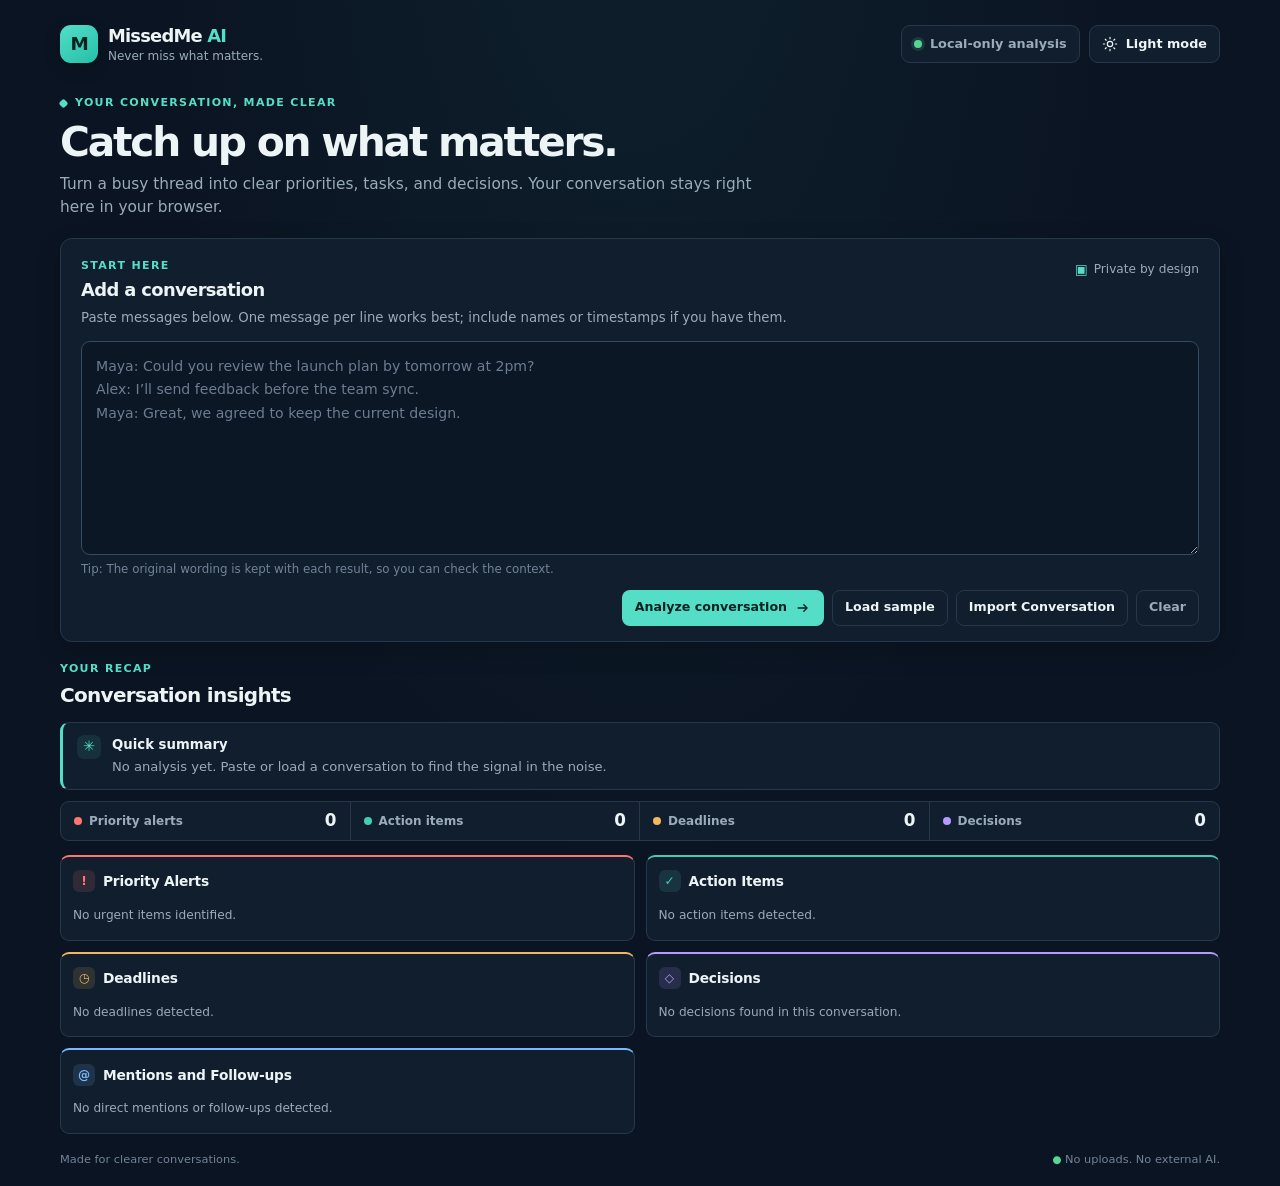
<file: index.html>
<!DOCTYPE html>
<html lang="en" data-theme="dark">
  <head>
    <meta charset="UTF-8" />
    <meta name="viewport" content="width=device-width, initial-scale=1.0" />
    <meta
      name="description"
      content="MissedMe AI helps you find the important messages, tasks, deadlines, and decisions hidden in long conversations."
    />
    <meta name="theme-color" content="#0b1422" />
    <title>MissedMe AI — Never miss what matters</title>
    <link rel="stylesheet" href="styles.css" />
  </head>
  <body>
    <div class="app-shell">
      <header class="topbar">
        <a class="brand-block" href="#" aria-label="MissedMe AI home">
          <span class="brand-mark" aria-hidden="true">M</span>
          <span class="brand-copy">
            <span class="brand-name">MissedMe <span>AI</span></span>
            <span class="brand-tag">Never miss what matters.</span>
          </span>
        </a>
        <div class="header-tools">
          <div class="privacy-pill" aria-label="Conversation analysis stays in this browser">
            <span class="privacy-dot" aria-hidden="true"></span>
            <span>Local-only analysis</span>
          </div>
          <button
            id="themeToggle"
            class="theme-toggle"
            type="button"
            aria-label="Switch to light mode"
            title="Switch to light mode"
          >
            <svg class="theme-icon theme-icon-sun" viewBox="0 0 24 24" aria-hidden="true">
              <circle cx="12" cy="12" r="4"></circle>
              <path d="M12 2v2m0 16v2M4.93 4.93l1.42 1.42m11.3 11.3 1.42 1.42M2 12h2m16 0h2M4.93 19.07l1.42-1.42m11.3-11.3 1.42-1.42"></path>
            </svg>
            <svg class="theme-icon theme-icon-moon" viewBox="0 0 24 24" aria-hidden="true">
              <path d="M20.2 15.6A8.8 8.8 0 0 1 8.4 3.8 8.8 8.8 0 1 0 20.2 15.6Z"></path>
            </svg>
            <span id="themeToggleLabel">Light mode</span>
          </button>
        </div>
      </header>

      <main class="dashboard">
        <section class="hero" aria-labelledby="hero-title">
          <p class="eyebrow"><span class="eyebrow-dot" aria-hidden="true"></span> Your conversation, made clear</p>
          <h1 id="hero-title">Catch up on what matters.</h1>
          <p class="lead">
            Turn a busy thread into clear priorities, tasks, and decisions.
            Your conversation stays right here in your browser.
          </p>
        </section>

        <section class="input-panel panel" aria-labelledby="conversation-input-heading">
          <div class="input-heading">
            <div>
              <p class="section-kicker">START HERE</p>
              <h2 id="conversation-input-heading">Add a conversation</h2>
              <p class="input-instructions">Paste messages below. One message per line works best; include names or timestamps if you have them.</p>
            </div>
            <span class="input-private-note"><span aria-hidden="true">▣</span> Private by design</span>
          </div>

          <label class="sr-only" for="conversationInput">Conversation messages</label>
          <textarea
            id="conversationInput"
            rows="8"
            spellcheck="false"
            placeholder="Maya: Could you review the launch plan by tomorrow at 2pm?&#10;Alex: I’ll send feedback before the team sync.&#10;Maya: Great, we agreed to keep the current design."
            aria-describedby="inputHint fileImportStatus validationMessage"
          ></textarea>
          <p id="inputHint" class="input-hint">Tip: The original wording is kept with each result, so you can check the context.</p>
          <input id="chatFileInput" class="sr-only" type="file" accept=".txt,.zip,.pdf,.docx,.csv,.json,text/plain,application/zip,application/pdf,application/vnd.openxmlformats-officedocument.wordprocessingml.document,text/csv,application/json" tabindex="-1" aria-hidden="true" />
          <p id="fileImportStatus" class="file-import-status" aria-live="polite"></p>
          <div id="zipChoicePanel" class="zip-choice-panel" hidden>
            <label for="zipFileSelect">This ZIP contains multiple text files. Choose the chat export to import:</label>
            <div class="zip-choice-controls">
              <select id="zipFileSelect"></select>
              <button id="importZipSelectionButton" class="secondary-btn" type="button">Import selected file</button>
              <button id="cancelZipSelectionButton" class="text-btn" type="button">Cancel</button>
            </div>
          </div>

          <div class="input-footer">
            <p id="validationMessage" class="validation-message" aria-live="polite"></p>
            <div class="actions" aria-label="Conversation controls">
              <button id="analyzeButton" class="primary-btn" type="button">
                <span>Analyze conversation</span>
                <svg viewBox="0 0 20 20" aria-hidden="true"><path d="M4 10h11m-4-4 4 4-4 4"></path></svg>
              </button>
              <button id="sampleButton" class="secondary-btn" type="button">Load sample</button>
              <button id="importFileButton" class="secondary-btn" type="button" aria-controls="chatFileInput">Import Conversation</button>
              <button id="clearButton" class="text-btn" type="button">Clear</button>
            </div>
          </div>
        </section>

        <section class="results-panel" aria-labelledby="results-heading">
          <div class="results-topline">
            <div>
              <p class="section-kicker">YOUR RECAP</p>
              <h2 id="results-heading">Conversation insights</h2>
            </div>
            <div id="loadingIndicator" class="loading-indicator" hidden>
              <span class="loading-spinner" aria-hidden="true"></span>
              Analyzing locally…
            </div>
          </div>
          <p id="analysisStatus" class="sr-only" role="status" aria-live="polite"></p>

          <div id="summaryCard" class="summary-card empty-state">
            <span class="summary-icon" aria-hidden="true">✳</span>
            <div>
              <h3>Quick summary</h3>
              <p>No analysis yet. Paste or load a conversation to find the signal in the noise.</p>
            </div>
          </div>

          <div class="overview" aria-label="Analysis overview">
            <div class="overview-item overview-alert">
              <span class="overview-label"><span class="overview-dot" aria-hidden="true"></span>Priority alerts</span>
              <strong id="alertCount">0</strong>
            </div>
            <div class="overview-item overview-task">
              <span class="overview-label"><span class="overview-dot" aria-hidden="true"></span>Action items</span>
              <strong id="actionCount">0</strong>
            </div>
            <div class="overview-item overview-deadline">
              <span class="overview-label"><span class="overview-dot" aria-hidden="true"></span>Deadlines</span>
              <strong id="deadlineCount">0</strong>
            </div>
            <div class="overview-item overview-decision">
              <span class="overview-label"><span class="overview-dot" aria-hidden="true"></span>Decisions</span>
              <strong id="decisionCount">0</strong>
            </div>
          </div>

          <div class="results-grid">
            <section class="result-section tone-alert" aria-labelledby="priority-alerts-heading">
              <div class="section-header">
                <span class="section-icon" aria-hidden="true">!</span>
                <h3 id="priority-alerts-heading">Priority Alerts</h3>
              </div>
              <div id="alertsList" class="result-list"></div>
            </section>

            <section class="result-section tone-task" aria-labelledby="action-items-heading">
              <div class="section-header">
                <span class="section-icon" aria-hidden="true">✓</span>
                <h3 id="action-items-heading">Action Items</h3>
              </div>
              <div id="actionItemsList" class="result-list"></div>
            </section>

            <section class="result-section tone-deadline" aria-labelledby="deadlines-heading">
              <div class="section-header">
                <span class="section-icon" aria-hidden="true">◷</span>
                <h3 id="deadlines-heading">Deadlines</h3>
              </div>
              <div id="deadlinesList" class="result-list"></div>
            </section>

            <section class="result-section tone-decision" aria-labelledby="decisions-heading">
              <div class="section-header">
                <span class="section-icon" aria-hidden="true">◇</span>
                <h3 id="decisions-heading">Decisions</h3>
              </div>
              <div id="decisionsList" class="result-list"></div>
            </section>

            <section class="result-section tone-mention" aria-labelledby="mentions-heading">
              <div class="section-header">
                <span class="section-icon" aria-hidden="true">@</span>
                <h3 id="mentions-heading">Mentions and Follow-ups</h3>
              </div>
              <div id="mentionsList" class="result-list"></div>
            </section>
          </div>
        </section>
      </main>

      <footer class="app-footer">
        <span>Made for clearer conversations.</span>
        <span><span class="footer-lock" aria-hidden="true">●</span> No uploads. No external AI.</span>
      </footer>
    </div>
    <script src="vendor/jszip.min.js"></script>
    <script src="vendor/pdf.min.js"></script>
    <script src="importers.js"></script>
    <script src="script.js"></script>
  </body>
</html>
</file>
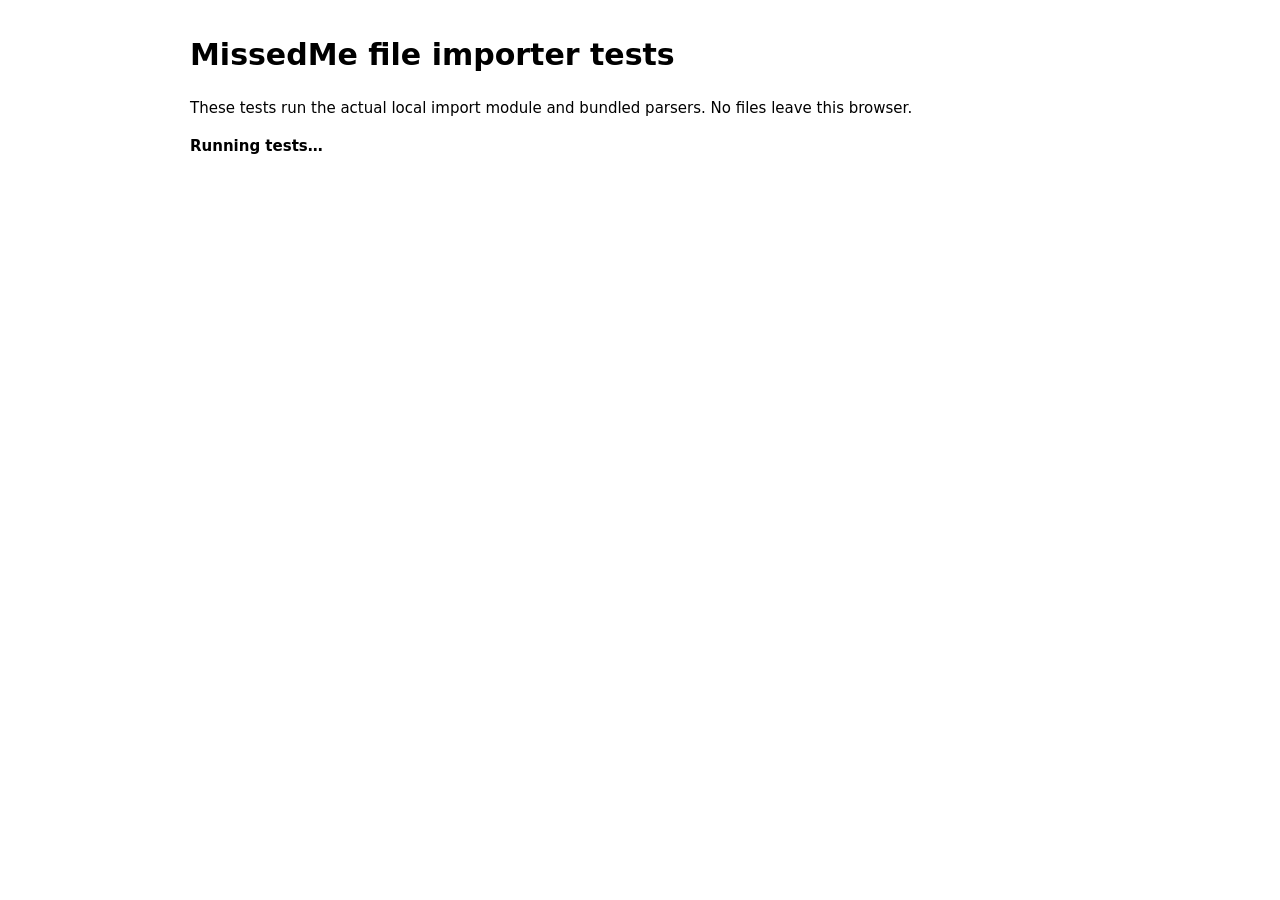
<file: tests/importers.test.html>
<!DOCTYPE html>
<html lang="en">
  <head>
    <meta charset="UTF-8" />
    <meta name="viewport" content="width=device-width, initial-scale=1.0" />
    <title>MissedMe file importer tests</title>
    <style>
      body { max-width: 900px; margin: 32px auto; padding: 0 16px; font: 15px/1.5 system-ui, sans-serif; }
      li { margin: 5px 0; }
      .pass { color: #087f49; }
      .fail { color: #b4232c; }
      #summary { font-weight: 700; }
      code { background: #eee; padding: 2px 5px; }
    </style>
  </head>
  <body>
    <h1>MissedMe file importer tests</h1>
    <p>These tests run the actual local import module and bundled parsers. No files leave this browser.</p>
    <p id="summary" role="status">Running tests…</p>
    <ol id="testResults"></ol>
    <script src="../vendor/jszip.min.js"></script>
    <script src="../vendor/pdf.min.js"></script>
    <script src="../importers.js"></script>
    <script src="importers.test.js"></script>
  </body>
</html>
</file>
<file: styles.css>
:root {
  color-scheme: dark;
  --page: #0b1422;
  --page-glow: rgba(31, 115, 110, 0.13);
  --surface: #111e2e;
  --surface-raised: #162438;
  --surface-input: #0c1725;
  --surface-subtle: rgba(20, 35, 53, 0.78);
  --text: #edf4f5;
  --muted: #9aabba;
  --faint: #718398;
  --border: #26384b;
  --border-strong: #344a60;
  --teal: #54dec8;
  --teal-strong: #24bfa9;
  --teal-ink: #06221f;
  --alert: #ff766f;
  --alert-bg: rgba(255, 118, 111, 0.12);
  --task: #43cbb6;
  --task-bg: rgba(67, 203, 182, 0.11);
  --deadline: #f1b85c;
  --deadline-bg: rgba(241, 184, 92, 0.13);
  --decision: #b59aff;
  --decision-bg: rgba(181, 154, 255, 0.13);
  --mention: #79b9ff;
  --mention-bg: rgba(121, 185, 255, 0.13);
  --success: #55d693;
  --danger: #ff938d;
  --shadow: rgba(0, 0, 0, 0.17);
  --focus: #72eee0;
  --radius: 12px;
}

html[data-theme="light"] {
  color-scheme: light;
  --page: #f3f6f5;
  --page-glow: rgba(31, 149, 132, 0.08);
  --surface: #ffffff;
  --surface-raised: #f7faf9;
  --surface-input: #fbfdfc;
  --surface-subtle: #f5f8f7;
  --text: #17272d;
  --muted: #53666d;
  --faint: #73858b;
  --border: #dce6e3;
  --border-strong: #c7d6d2;
  --teal: #087f73;
  --teal-strong: #086f65;
  --teal-ink: #ffffff;
  --alert: #b52f35;
  --alert-bg: #fff0ef;
  --task: #087f73;
  --task-bg: #e8f7f3;
  --deadline: #8a5700;
  --deadline-bg: #fff5df;
  --decision: #6545a6;
  --decision-bg: #f1ecff;
  --mention: #145f9c;
  --mention-bg: #eaf4ff;
  --success: #187b4c;
  --danger: #ad292e;
  --shadow: rgba(26, 54, 48, 0.07);
  --focus: #087f73;
}

* {
  box-sizing: border-box;
}

html {
  min-width: 0;
  scroll-behavior: smooth;
}

body {
  min-width: 0;
  min-height: 100vh;
  margin: 0;
  background:
    radial-gradient(ellipse at 50% -18%, var(--page-glow), transparent 55%),
    var(--page);
  color: var(--text);
  font-family: Inter, "Segoe UI", system-ui, -apple-system, BlinkMacSystemFont, sans-serif;
  font-size: 15px;
  line-height: 1.5;
  transition: background-color 0.18s ease, color 0.18s ease;
}

button,
textarea {
  font: inherit;
}

button {
  color: inherit;
}

button:focus-visible,
a:focus-visible,
textarea:focus-visible {
  outline: 3px solid var(--focus);
  outline-offset: 3px;
}

.app-shell {
  width: min(1160px, calc(100% - 48px));
  margin: 0 auto;
  padding: 20px 0 18px;
}

.topbar {
  min-height: 48px;
  display: flex;
  align-items: center;
  justify-content: space-between;
  gap: 20px;
  margin-bottom: 26px;
}

.brand-block {
  display: inline-flex;
  align-items: center;
  gap: 10px;
  color: inherit;
  text-decoration: none;
}

.brand-mark {
  display: grid;
  width: 38px;
  height: 38px;
  place-items: center;
  border-radius: 11px;
  background: linear-gradient(145deg, var(--teal), var(--teal-strong));
  color: var(--teal-ink);
  font-size: 1.15rem;
  font-weight: 850;
  letter-spacing: -0.08em;
  box-shadow: 0 5px 16px var(--shadow);
}

.brand-copy {
  display: flex;
  flex-direction: column;
  line-height: 1.2;
}

.brand-name {
  font-size: 1.12rem;
  font-weight: 780;
  letter-spacing: -0.045em;
}

.brand-name span {
  color: var(--teal);
}

.brand-tag {
  margin-top: 3px;
  color: var(--muted);
  font-size: 0.75rem;
}

.header-tools {
  display: flex;
  align-items: center;
  justify-content: flex-end;
  gap: 9px;
}

.privacy-pill,
.theme-toggle {
  min-height: 38px;
  display: inline-flex;
  align-items: center;
  justify-content: center;
  gap: 8px;
  padding: 0 12px;
  border: 1px solid var(--border);
  border-radius: 9px;
  background: var(--surface);
  color: var(--muted);
  font-size: 0.8rem;
  font-weight: 600;
  white-space: nowrap;
}

.privacy-dot,
.overview-dot {
  width: 8px;
  height: 8px;
  flex: 0 0 auto;
  border-radius: 50%;
  background: var(--success);
}

.privacy-dot {
  box-shadow: 0 0 0 3px color-mix(in srgb, var(--success) 15%, transparent);
}

.theme-toggle {
  color: var(--text);
  cursor: pointer;
  transition: border-color 0.16s ease, background-color 0.16s ease;
}

.theme-toggle:hover,
.secondary-btn:hover,
.text-btn:hover,
.dismiss-btn:hover,
.small-btn:hover {
  border-color: var(--border-strong);
  background-color: var(--surface-raised);
}

.theme-icon {
  width: 16px;
  height: 16px;
  fill: none;
  stroke: currentColor;
  stroke-linecap: round;
  stroke-linejoin: round;
  stroke-width: 1.8;
}

.theme-icon-moon {
  display: none;
}

html[data-theme="light"] .theme-icon-sun {
  display: none;
}

html[data-theme="light"] .theme-icon-moon {
  display: block;
}

.dashboard {
  display: grid;
  gap: 17px;
}

.hero {
  padding: 1px 0 2px;
}

.eyebrow,
.section-kicker {
  margin: 0;
  color: var(--teal);
  font-size: 0.69rem;
  font-weight: 750;
  letter-spacing: 0.12em;
}

.eyebrow {
  display: flex;
  align-items: center;
  gap: 8px;
  margin-bottom: 7px;
  text-transform: uppercase;
}

.eyebrow-dot {
  width: 7px;
  height: 7px;
  border-radius: 2px;
  background: var(--teal);
  transform: rotate(45deg);
}

.hero h1 {
  margin: 0;
  font-size: clamp(1.75rem, 3.5vw, 2.55rem);
  font-weight: 730;
  letter-spacing: -0.055em;
  line-height: 1.13;
}

.lead {
  max-width: 710px;
  margin: 8px 0 0;
  color: var(--muted);
  font-size: 0.96rem;
}

.panel {
  border: 1px solid var(--border);
  border-radius: var(--radius);
  background: var(--surface);
  box-shadow: 0 8px 25px var(--shadow);
}

.input-panel {
  padding: 19px 20px 15px;
}

.input-heading {
  display: flex;
  align-items: flex-start;
  justify-content: space-between;
  gap: 16px;
  margin-bottom: 13px;
}

.input-heading h2,
.results-topline h2 {
  margin: 3px 0 0;
  font-size: 1.12rem;
  font-weight: 700;
  letter-spacing: -0.035em;
}

.input-instructions {
  margin: 4px 0 0;
  color: var(--muted);
  font-size: 0.83rem;
}

.input-private-note {
  display: inline-flex;
  align-items: center;
  gap: 6px;
  padding-top: 1px;
  color: var(--muted);
  font-size: 0.76rem;
  white-space: nowrap;
}

.input-private-note span {
  color: var(--teal);
  font-size: 0.85rem;
}

textarea {
  display: block;
  width: 100%;
  min-height: 148px;
  max-height: 400px;
  resize: vertical;
  border: 1px solid var(--border-strong);
  border-radius: 9px;
  background: var(--surface-input);
  color: var(--text);
  padding: 13px 14px;
  font-size: 0.88rem;
  line-height: 1.65;
  overflow-wrap: anywhere;
  transition: border-color 0.16s ease, box-shadow 0.16s ease, background-color 0.16s ease;
}

textarea::placeholder {
  color: var(--faint);
  opacity: 0.95;
}

textarea:focus-visible {
  border-color: var(--teal);
  box-shadow: 0 0 0 3px color-mix(in srgb, var(--teal) 18%, transparent);
}

.input-hint {
  margin: 6px 0 0;
  color: var(--faint);
  font-size: 0.74rem;
}

.file-import-status {
  min-height: 0;
  margin: 0;
  color: var(--teal);
  font-size: 0.76rem;
  overflow-wrap: anywhere;
}

.file-import-status:not(:empty) {
  min-height: 18px;
  margin-top: 5px;
}

.zip-choice-panel {
  display: grid;
  gap: 8px;
  margin-top: 8px;
  padding: 12px;
  border: 1px solid var(--border);
  border-radius: 8px;
  background: var(--surface-raised);
  color: var(--text);
  font-size: 0.8rem;
}

.zip-choice-panel[hidden] {
  display: none;
}

.zip-choice-controls {
  display: flex;
  flex-wrap: wrap;
  gap: 7px;
}

.zip-choice-controls select {
  min-width: min(100%, 220px);
  min-height: 36px;
  flex: 1 1 220px;
  border: 1px solid var(--border-strong);
  border-radius: 7px;
  background: var(--surface-input);
  color: var(--text);
  padding: 0 9px;
  font: inherit;
}

.input-footer {
  display: flex;
  align-items: center;
  justify-content: space-between;
  gap: 14px;
  margin-top: 11px;
}

.validation-message {
  min-height: 20px;
  margin: 0;
  color: var(--teal);
  font-size: 0.79rem;
}

.validation-message.is-error {
  color: var(--danger);
}

.validation-message:empty {
  visibility: hidden;
}

.actions {
  display: flex;
  flex: 0 0 auto;
  align-items: center;
  gap: 8px;
}

.primary-btn,
.secondary-btn,
.text-btn,
.dismiss-btn,
.small-btn {
  min-height: 36px;
  display: inline-flex;
  align-items: center;
  justify-content: center;
  gap: 8px;
  border: 1px solid transparent;
  border-radius: 8px;
  padding: 0 12px;
  font-size: 0.79rem;
  font-weight: 650;
  cursor: pointer;
  transition: transform 0.15s ease, background-color 0.15s ease, border-color 0.15s ease, opacity 0.15s ease;
}

.primary-btn {
  background: var(--teal);
  color: var(--teal-ink);
}

.primary-btn:hover {
  background: var(--teal-strong);
  transform: translateY(-1px);
}

.primary-btn svg {
  width: 16px;
  height: 16px;
  fill: none;
  stroke: currentColor;
  stroke-linecap: round;
  stroke-linejoin: round;
  stroke-width: 1.8;
}

.secondary-btn,
.text-btn {
  border-color: var(--border);
  background: transparent;
  color: var(--text);
}

.text-btn {
  color: var(--muted);
}

button:disabled {
  cursor: wait;
  opacity: 0.62;
}

.results-panel {
  padding-top: 1px;
}

.results-topline {
  display: flex;
  align-items: center;
  justify-content: space-between;
  gap: 16px;
  margin: 1px 0 12px;
}

.results-topline h2 {
  font-size: 1.25rem;
}

.loading-indicator {
  align-items: center;
  gap: 8px;
  color: var(--teal);
  font-size: 0.8rem;
  font-weight: 600;
}

.loading-indicator:not([hidden]) {
  display: inline-flex;
}

.loading-spinner {
  width: 14px;
  height: 14px;
  border: 2px solid color-mix(in srgb, var(--teal) 25%, transparent);
  border-top-color: var(--teal);
  border-radius: 50%;
  animation: spin 0.8s linear infinite;
}

@keyframes spin {
  to { transform: rotate(360deg); }
}

.summary-card {
  min-height: 65px;
  display: flex;
  align-items: flex-start;
  gap: 11px;
  margin-bottom: 11px;
  padding: 12px 14px;
  border: 1px solid var(--border);
  border-left: 3px solid var(--teal);
  border-radius: 9px;
  background: var(--surface);
}

.summary-card h3 {
  margin: 0 0 2px;
  font-size: 0.83rem;
  font-weight: 700;
}

.summary-card p {
  margin: 0;
  color: var(--muted);
  font-size: 0.82rem;
  line-height: 1.5;
  overflow-wrap: anywhere;
}

.summary-icon {
  display: grid;
  width: 24px;
  height: 24px;
  flex: 0 0 auto;
  place-items: center;
  border-radius: 7px;
  background: var(--task-bg);
  color: var(--teal);
  font-size: 0.9rem;
}

.overview {
  display: grid;
  grid-template-columns: repeat(4, minmax(0, 1fr));
  overflow: hidden;
  margin-bottom: 14px;
  border: 1px solid var(--border);
  border-radius: 9px;
  background: var(--surface);
}

.overview-item {
  min-width: 0;
  display: flex;
  align-items: center;
  justify-content: space-between;
  gap: 8px;
  padding: 10px 13px;
  border-right: 1px solid var(--border);
}

.overview-item:last-child {
  border-right: 0;
}

.overview-label {
  min-width: 0;
  display: inline-flex;
  align-items: center;
  gap: 7px;
  color: var(--muted);
  font-size: 0.75rem;
  font-weight: 580;
}

.overview-item strong {
  color: var(--text);
  font-size: 1.05rem;
  line-height: 1;
}

.overview-alert .overview-dot { background: var(--alert); }
.overview-task .overview-dot { background: var(--task); }
.overview-deadline .overview-dot { background: var(--deadline); }
.overview-decision .overview-dot { background: var(--decision); }

.results-grid {
  display: grid;
  grid-template-columns: repeat(2, minmax(0, 1fr));
  gap: 11px;
}

.result-section {
  min-width: 0;
  padding: 12px;
  border: 1px solid var(--border);
  border-top: 2px solid var(--section-accent);
  border-radius: 9px;
  background: var(--surface);
}

.tone-alert { --section-accent: var(--alert); }
.tone-task { --section-accent: var(--task); }
.tone-deadline { --section-accent: var(--deadline); }
.tone-decision { --section-accent: var(--decision); }
.tone-mention { --section-accent: var(--mention); }

.section-header {
  display: flex;
  align-items: center;
  gap: 8px;
  min-height: 25px;
  margin-bottom: 9px;
}

.section-header h3 {
  min-width: 0;
  margin: 0;
  font-size: 0.86rem;
  font-weight: 700;
  letter-spacing: -0.015em;
}

.section-icon {
  width: 22px;
  height: 22px;
  flex: 0 0 auto;
  display: grid;
  place-items: center;
  border-radius: 6px;
  background: color-mix(in srgb, var(--section-accent) 13%, var(--surface));
  color: var(--section-accent);
  font-size: 0.76rem;
  font-weight: 750;
}

.result-list {
  min-width: 0;
  display: grid;
  gap: 8px;
}

.insight-card {
  min-width: 0;
  padding: 10px;
  border: 1px solid var(--border);
  border-radius: 7px;
  background: var(--surface-raised);
}

.tone-alert .insight-card {
  border-left: 3px solid var(--alert);
  background: color-mix(in srgb, var(--alert-bg) 42%, var(--surface));
}

.card-header {
  display: flex;
  align-items: center;
  justify-content: space-between;
  gap: 8px;
  margin-bottom: 7px;
}

.priority-badge {
  display: inline-flex;
  align-items: center;
  border-radius: 5px;
  padding: 4px 7px;
  background: var(--alert-bg);
  color: var(--alert);
  font-size: 0.66rem;
  font-weight: 760;
  letter-spacing: 0.04em;
  text-transform: uppercase;
}

.priority-badge.medium {
  background: var(--deadline-bg);
  color: var(--deadline);
}

.priority-badge.low {
  background: var(--task-bg);
  color: var(--task);
}

.dismiss-btn,
.small-btn {
  min-height: 27px;
  border-color: var(--border);
  background: transparent;
  color: var(--muted);
  padding: 0 8px;
  font-size: 0.7rem;
}

.insight-title {
  margin: 0 0 6px;
  color: var(--text);
  font-size: 0.82rem;
  font-weight: 650;
  line-height: 1.5;
  overflow-wrap: anywhere;
  white-space: pre-wrap;
}

.insight-message,
.empty-text {
  margin: 0;
  color: var(--muted);
  font-size: 0.76rem;
  line-height: 1.55;
  overflow-wrap: anywhere;
  white-space: pre-wrap;
}

.meta-row {
  min-width: 0;
  display: flex;
  flex-wrap: wrap;
  gap: 5px;
  margin-top: 8px;
}

.meta-pill {
  max-width: 100%;
  border: 1px solid var(--border);
  border-radius: 5px;
  padding: 3px 6px;
  background: var(--surface-subtle);
  color: var(--muted);
  font-size: 0.67rem;
  line-height: 1.4;
  overflow-wrap: anywhere;
  white-space: pre-wrap;
}

.task-card.completed .insight-title {
  color: var(--muted);
  text-decoration: line-through;
}

.task-footer {
  display: flex;
  justify-content: flex-end;
  margin-top: 8px;
}

.task-card.completed .small-btn {
  border-color: color-mix(in srgb, var(--success) 45%, var(--border));
  background: color-mix(in srgb, var(--success) 11%, var(--surface));
  color: var(--success);
}

.empty-text {
  padding: 3px 0;
}

.app-footer {
  display: flex;
  justify-content: space-between;
  gap: 12px;
  margin-top: 17px;
  color: var(--faint);
  font-size: 0.71rem;
}

.footer-lock {
  color: var(--success);
  font-size: 0.65rem;
}

.sr-only {
  position: absolute;
  width: 1px;
  height: 1px;
  padding: 0;
  margin: -1px;
  overflow: hidden;
  clip: rect(0, 0, 0, 0);
  white-space: nowrap;
  border: 0;
}

@media (max-width: 760px) {
  .app-shell {
    width: min(100% - 32px, 1160px);
    padding-top: 14px;
  }

  .topbar {
    margin-bottom: 20px;
  }

  .results-grid {
    grid-template-columns: minmax(0, 1fr);
  }
}

@media (max-width: 560px) {
  .app-shell {
    width: calc(100% - 24px);
  }

  .topbar {
    align-items: flex-start;
    flex-direction: column;
    gap: 12px;
  }

  .header-tools {
    width: 100%;
    justify-content: space-between;
  }

  .privacy-pill,
  .theme-toggle {
    min-height: 36px;
    padding: 0 9px;
    font-size: 0.73rem;
  }

  .input-panel {
    padding: 15px 13px 12px;
  }

  .input-heading {
    gap: 8px;
  }

  .input-private-note {
    align-self: flex-start;
    font-size: 0;
  }

  .input-private-note span {
    font-size: 0.9rem;
  }

  textarea {
    min-height: 138px;
    padding: 11px;
    font-size: 0.82rem;
  }

  .input-footer {
    align-items: stretch;
    flex-direction: column-reverse;
    gap: 6px;
  }

  .actions {
    display: grid;
    grid-template-columns: repeat(2, minmax(0, 1fr));
    gap: 6px;
  }

  .primary-btn,
  .secondary-btn,
  .text-btn {
    min-height: 38px;
    padding: 0 9px;
    font-size: 0.72rem;
  }

  .primary-btn {
    gap: 5px;
  }

  .zip-choice-controls {
    display: grid;
    grid-template-columns: 1fr 1fr;
  }

  .zip-choice-controls select {
    grid-column: 1 / -1;
    min-width: 0;
  }

  .overview {
    grid-template-columns: repeat(2, minmax(0, 1fr));
  }

  .overview-item {
    padding: 9px 10px;
  }

  .overview-item:nth-child(2) {
    border-right: 0;
  }

  .overview-item:nth-child(-n+2) {
    border-bottom: 1px solid var(--border);
  }

  .overview-label {
    font-size: 0.7rem;
  }

  .results-topline h2 {
    font-size: 1.12rem;
  }

  .app-footer {
    flex-direction: column;
    gap: 4px;
  }
}

@media (max-width: 360px) {
  .actions {
    grid-template-columns: minmax(0, 1fr) auto;
  }

  .actions .text-btn {
    grid-column: 2;
  }

  .privacy-pill {
    gap: 6px;
    padding: 0 7px;
  }
}

@media (prefers-reduced-motion: reduce) {
  *,
  *::before,
  *::after {
    scroll-behavior: auto !important;
    animation-duration: 0.01ms !important;
    animation-iteration-count: 1 !important;
    transition-duration: 0.01ms !important;
  }
}
</file>
